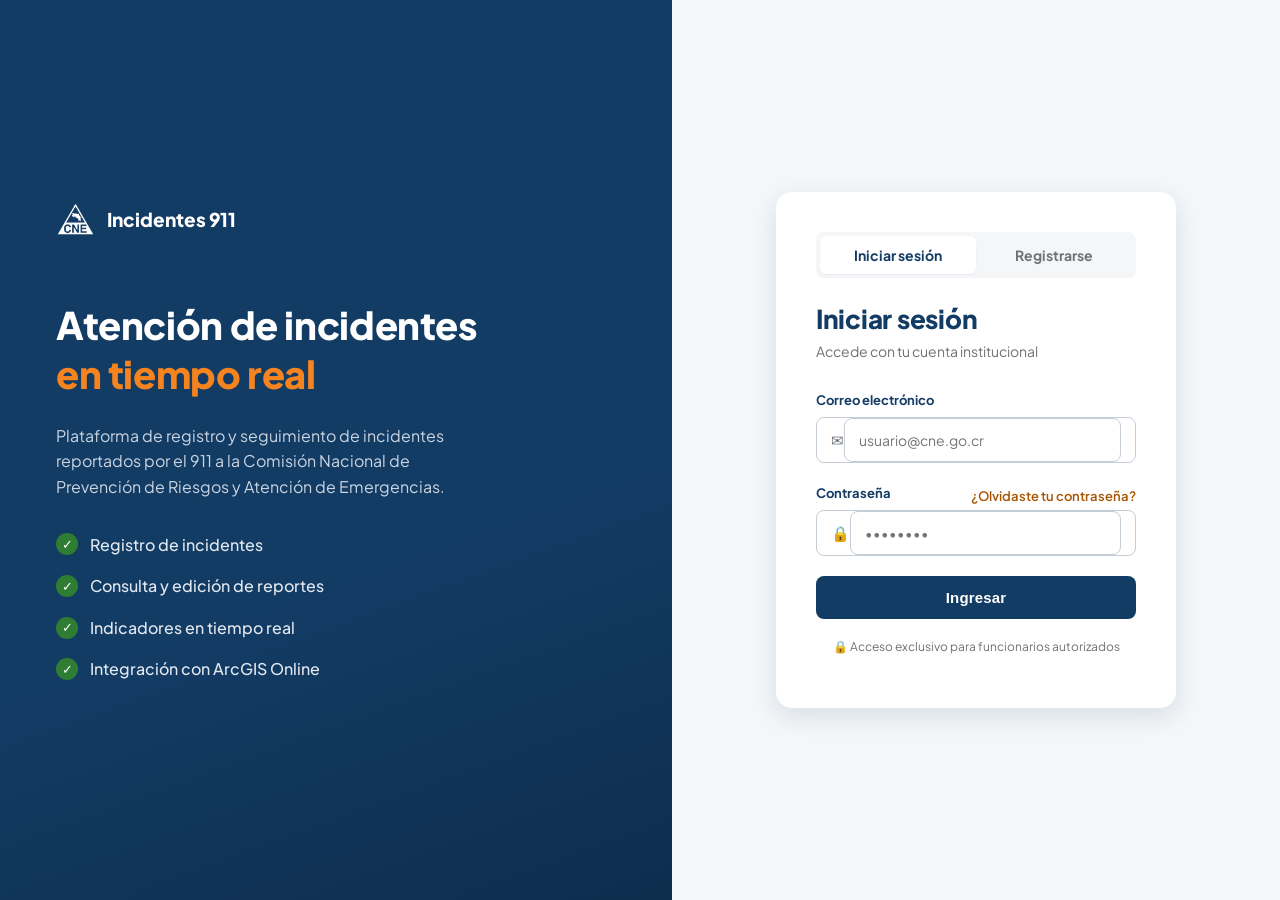
<file: index.html>
<!doctype html>
<html lang="es">
<head>
<meta charset="UTF-8">
<title>Incidentes 911 · CNE</title>
<meta name="viewport" content="width=device-width, initial-scale=1">
<link rel="preconnect" href="https://fonts.googleapis.com">
<link rel="preconnect" href="https://fonts.gstatic.com" crossorigin>
<link href="https://fonts.googleapis.com/css2?family=Plus+Jakarta+Sans:wght@400;500;700;800&display=swap" rel="stylesheet">
<link rel="stylesheet" href="css/styles.css">
</head>
<body>

<div class="login-wrap">
  <div class="login-side">
    <div class="brand-row">
      <img src="Logo%20vaciado.png" alt="CNE">
      <span class="brand-text">Incidentes 911</span>
    </div>
    <h1 class="headline">Atención de incidentes<br><em>en tiempo real</em></h1>
    <p class="lead">Plataforma de registro y seguimiento de incidentes reportados por el 911 a la Comisión Nacional de Prevención de Riesgos y Atención de Emergencias.</p>
    <ul class="feature-list">
      <li><span class="check">✓</span> Registro de incidentes</li>
      <li><span class="check">✓</span> Consulta y edición de reportes</li>
      <li><span class="check">✓</span> Indicadores en tiempo real</li>
      <li><span class="check">✓</span> Integración con ArcGIS Online</li>
    </ul>
  </div>

  <div class="login-form-side">
    <div class="login-card">
      <div class="auth-tabs">
        <button type="button" class="auth-tab active" id="tabLogin">Iniciar sesión</button>
        <button type="button" class="auth-tab" id="tabRegister">Registrarse</button>
      </div>

      <!-- Iniciar sesión -->
      <div id="loginPanel">
        <h2>Iniciar sesión</h2>
        <p class="sub">Accede con tu cuenta institucional</p>
        <form id="loginForm">
          <div class="field">
            <label>Correo electrónico</label>
            <div class="input-icon">
              <span class="icon">✉</span>
              <input type="email" id="login_Correo" placeholder="usuario@cne.go.cr" required>
            </div>
          </div>
          <div class="field">
            <div class="field-row">
              <label>Contraseña</label>
              <a href="#">¿Olvidaste tu contraseña?</a>
            </div>
            <div class="input-icon">
              <span class="icon">🔒</span>
              <input type="password" id="login_Password" placeholder="••••••••" required>
            </div>
          </div>
          <button type="submit" class="btn-primary" id="loginSubmit">Ingresar</button>
        </form>
        <p class="hint" id="loginMsg">🔒 Acceso exclusivo para funcionarios autorizados</p>
      </div>

      <!-- Registrarse -->
      <div id="registerPanel" style="display:none">
        <h2>Crear cuenta</h2>
        <p class="sub">Regístrate con tu CME asignado</p>
        <form id="registerForm">
          <div class="field">
            <label>Nombre completo</label>
            <input type="text" id="reg_Nombre" placeholder="Nombre y apellidos" required>
          </div>
          <div class="field">
            <label>Correo electrónico</label>
            <input type="email" id="reg_Correo" placeholder="usuario@cne.go.cr" required>
          </div>
          <div class="field">
            <label>Región</label>
            <select id="reg_Region" required></select>
          </div>
          <div class="field">
            <label>CME</label>
            <input type="text" id="reg_CME" readonly placeholder="Se completa según la región">
          </div>
          <div class="field">
            <label>Contraseña</label>
            <div class="input-icon">
              <span class="icon">🔒</span>
              <input type="password" id="reg_Password" placeholder="••••••••" required>
            </div>
          </div>
          <button type="submit" class="btn-primary">Registrarse</button>
        </form>
        <p class="hint" id="registerMsg"></p>
      </div>
    </div>
  </div>
</div>

<script src="js/config.js"></script>
<script src="js/login.js"></script>
<script src="js/register.js"></script>
</body>
</html>
</file>
<file: css/styles.css>
:root {
  --primary: #133C65;
  --primary-dark: #0D2D4D;
  --secondary: #F5831F;
  --secondary-dark: #D96A0A;
  --secondary-accessible: #A85400;
  --neutral: #707173;
  --soft-blue: #728196;
  --surface: #F4F6F8;
  --white: #FFFFFF;
  --error: #D32F2F;
  --success: #2E7D32;
  --border: #C5CDD6;

  --radius-sm: 8px;
  --radius-md: 12px;
  --radius-lg: 16px;
  --radius-xl: 24px;

  --shadow-sm: 0 1px 2px rgba(19, 60, 101, .06);
  --shadow-md: 0 4px 12px rgba(19, 60, 101, .10);
  --shadow-lg: 0 8px 24px rgba(19, 60, 101, .12);

  --font-brand: 'Plus Jakarta Sans', Arial, sans-serif;
}

* { box-sizing: border-box; }

body {
  margin: 0;
  font-family: var(--font-brand);
  color: #232a31;
  background: var(--surface);
  line-height: 1.6;
}

h1, h2, h3 { font-weight: 800; line-height: 1.3; letter-spacing: -0.01em; color: var(--primary); }
a { color: inherit; }

/* ---------- Login ---------- */
.login-wrap { display: flex; min-height: 100vh; }

.login-side {
  flex: 1;
  background: linear-gradient(160deg, var(--primary) 60%, var(--primary-dark));
  color: #fff;
  padding: 56px;
  display: flex;
  flex-direction: column;
  justify-content: center;
}

.brand-row { display: flex; align-items: center; gap: 12px; margin-bottom: 64px; }
.brand-row img { height: 34px; }
.brand-row .brand-text { font-size: 19px; font-weight: 800; }

.headline { font-size: 38px; margin: 0 0 8px; color: #fff; }
.headline em { color: var(--secondary); font-style: normal; }

.login-side p.lead { color: #cbd5e1; max-width: 420px; margin-bottom: 32px; font-weight: 400; }

.feature-list { list-style: none; padding: 0; margin: 0; }
.feature-list li { display: flex; align-items: center; gap: 12px; margin-bottom: 16px; color: #e2e8f0; font-weight: 500; }
.feature-list .check {
  width: 22px; height: 22px; border-radius: 50%;
  background: var(--success); color: #fff;
  display: flex; align-items: center; justify-content: center;
  font-size: 13px; flex-shrink: 0;
}

.login-form-side { flex: 1; display: flex; flex-direction: column; justify-content: center; align-items: center; padding: 24px; position: relative; }
.back-link { position: absolute; top: 32px; left: 32px; font-size: 14px; text-decoration: none; color: var(--neutral); font-weight: 500; }

.login-card { background: var(--white); border-radius: var(--radius-lg); box-shadow: var(--shadow-lg); padding: 40px; width: 100%; max-width: 400px; }

.auth-tabs { display: flex; background: var(--surface); border-radius: var(--radius-sm); padding: 4px; margin-bottom: 24px; }
.auth-tab {
  flex: 1; border: none; background: none; padding: 10px; border-radius: calc(var(--radius-sm) - 2px);
  font-family: inherit; font-weight: 700; font-size: 14px; cursor: pointer; color: var(--neutral);
}
.auth-tab.active { background: var(--white); color: var(--primary); box-shadow: var(--shadow-sm); }
.login-card h2 { margin: 0 0 4px; font-size: 26px; }
.login-card .sub { color: var(--neutral); margin: 0 0 28px; font-size: 14px; }

.field { margin-bottom: 20px; }
.field label { display: block; font-size: 13px; font-weight: 700; margin-bottom: 6px; color: var(--primary); }
.field-row { display: flex; justify-content: space-between; align-items: center; }
.field-row a { font-size: 13px; color: var(--secondary-accessible); text-decoration: none; font-weight: 600; }

.input-icon { display: flex; align-items: center; border: 1px solid var(--border); border-radius: var(--radius-sm); padding: 0 14px; background: #fff; }
.input-icon:focus-within { border: 2px solid var(--primary); box-shadow: 0 0 0 3px rgba(19,60,101,.15); }
.input-icon input { border: none; background: transparent; padding: 12px 8px; width: 100%; font-size: 14px; outline: none; font-family: inherit; }
.input-icon .icon { color: var(--neutral); font-size: 15px; }

.btn-primary {
  width: 100%; background: var(--primary); color: #fff; border: none;
  padding: 13px; border-radius: var(--radius-sm); font-size: 15px; font-weight: 700;
  cursor: pointer; letter-spacing: .01em; transition: background 150ms ease-in-out;
}
.btn-primary:hover { background: var(--primary-dark); }

.hint { text-align: center; color: var(--neutral); font-size: 12px; margin-top: 18px; }

/* ---------- Dashboard shell ---------- */
.app { display: flex; min-height: 100vh; }

.sidebar {
  width: 240px;
  background: var(--primary);
  color: #e2e8f0;
  display: flex;
  flex-direction: column;
  padding: 18px 14px;
  flex-shrink: 0;
  transition: width 180ms ease-in-out;
}
.sidebar.collapsed { width: 76px; }

.sidebar-top { display: flex; align-items: center; gap: 10px; padding: 6px 6px 22px; }
.sidebar-top .toggle-btn { display: inline-flex; background: none; border: none; color: #cbd5e1; cursor: pointer; padding: 4px; }
.sidebar-top img { height: 26px; flex-shrink: 0; }
.sidebar-top .brand-text { font-size: 16px; font-weight: 800; color: #fff; white-space: nowrap; }
.sidebar.collapsed .brand-text { display: none; }

.nav-label { font-size: 11px; letter-spacing: .06em; color: #93a3b8; margin: 6px 10px 8px; font-weight: 700; }
.sidebar.collapsed .nav-label { display: none; }

.nav-item {
  display: flex; align-items: center; gap: 10px;
  padding: 9px 10px; border-radius: var(--radius-md);
  color: #dbe3ee; text-decoration: none; font-size: 14px; font-weight: 500;
  margin-bottom: 4px; position: relative;
}
.nav-item .nav-icon {
  width: 28px; height: 28px; border-radius: 8px;
  background: rgba(255,255,255,.08);
  display: flex; align-items: center; justify-content: center;
  font-size: 14px; flex-shrink: 0;
}
.nav-item.active { background: rgba(255,255,255,.08); color: #fff; font-weight: 700; }
.nav-item.active .nav-icon { background: var(--secondary); color: #fff; }
.nav-item.active::after {
  content: ''; position: absolute; right: 12px; top: 50%; transform: translateY(-50%);
  width: 6px; height: 6px; border-radius: 50%; background: var(--secondary);
}
.sidebar.collapsed .nav-item { justify-content: center; }
.sidebar.collapsed .nav-text { display: none; }
.sidebar.collapsed .nav-item.active::after { display: none; }

.sidebar-footer { margin-top: auto; border-top: 1px solid rgba(255,255,255,.14); padding-top: 14px; }
.profile-row { display: flex; align-items: center; gap: 10px; padding: 0 6px 12px; }
.profile-row .avatar {
  width: 32px; height: 32px; border-radius: 50%; background: var(--secondary); color: #1a1a1a;
  display: flex; align-items: center; justify-content: center; font-weight: 800; font-size: 13px; flex-shrink: 0;
}
.profile-row .name { font-size: 13px; font-weight: 600; color: #fff; }
.profile-row .email { color: #9fb0c3; font-size: 11px; }
.sidebar.collapsed .profile-row .info { display: none; }
.sidebar.collapsed .profile-row { justify-content: center; }

.logout-row {
  width: 100%; display: flex; align-items: center; gap: 10px;
  background: none; border: none; color: #cbd5e1; cursor: pointer;
  font-size: 13px; font-weight: 600; padding: 9px 10px; border-radius: var(--radius-md);
  font-family: inherit;
}
.logout-row:hover { background: rgba(255,255,255,.08); color: #fff; }
.sidebar.collapsed .logout-row { justify-content: center; }
.sidebar.collapsed .logout-text { display: none; }

.main { flex: 1; padding: 32px 36px; overflow-x: auto; }

.main-header { display: flex; justify-content: space-between; align-items: flex-start; margin-bottom: 24px; }
.main-header h1 { margin: 0 0 4px; font-size: 26px; }
.main-header .sub { color: var(--neutral); margin: 0; font-size: 14px; }

.btn-add {
  background: var(--primary); color: #fff; border: none;
  padding: 12px 18px; border-radius: var(--radius-sm); font-size: 14px; font-weight: 700;
  cursor: pointer; white-space: nowrap; letter-spacing: .01em; transition: background 150ms ease-in-out;
}
.btn-add:hover { background: var(--primary-dark); }

.kpis { display: grid; grid-template-columns: repeat(4, 1fr); gap: 16px; margin-bottom: 20px; }
.kpi-card { background: var(--white); border: 1px solid var(--border); border-radius: var(--radius-lg); padding: 18px 20px; box-shadow: var(--shadow-sm); }
.kpi-card .value { font-size: 24px; font-weight: 800; color: var(--primary); }
.kpi-card .label { color: var(--neutral); font-size: 13px; margin-top: 2px; }

.toolbar { display: flex; flex-wrap: wrap; gap: 12px; margin-bottom: 16px; align-items: flex-end; }
.toolbar .field { margin-bottom: 0; min-width: 160px; }
.toolbar .field label { font-size: 12px; color: var(--neutral); font-weight: 700; margin-bottom: 4px; }
.toolbar input, .toolbar select {
  border: 1px solid var(--border); border-radius: var(--radius-sm);
  padding: 11px 14px; font-size: 14px; background: var(--white); font-family: inherit;
}
.toolbar input:focus, .toolbar select:focus { outline: none; border: 2px solid var(--primary); box-shadow: 0 0 0 3px rgba(19,60,101,.15); }
.toolbar .field.grow { flex: 1; }
.toolbar .field.grow input { width: 100%; }

.export-buttons { display: flex; gap: 10px; }
.btn-export {
  display: inline-flex; align-items: center; gap: 6px;
  padding: 11px 18px; border-radius: 999px; font-size: 13px; font-weight: 700;
  cursor: pointer; font-family: inherit; border: 1px solid transparent; white-space: nowrap;
}
.btn-export.excel { color: var(--success); background: #eefbf0; border-color: #bfe8c6; }
.btn-export.excel:hover { background: #dff5e3; }
.btn-export.pdf { color: var(--error); background: #fdeeee; border-color: #f3c6c6; }
.btn-export.pdf:hover { background: #fbdede; }

.table-card { background: var(--white); border: 1px solid var(--border); border-radius: var(--radius-lg); overflow: hidden; box-shadow: var(--shadow-sm); }
.table-scroll { overflow-x: auto; -webkit-overflow-scrolling: touch; }
table { width: 100%; border-collapse: collapse; min-width: 560px; }
thead th { text-align: left; font-size: 12px; letter-spacing: .04em; color: var(--neutral); padding: 14px 18px; border-bottom: 1px solid var(--border); font-weight: 700; }
tbody td { padding: 14px 18px; border-bottom: 1px solid var(--border); font-size: 14px; }
tbody tr:last-child td { border-bottom: none; }
tbody tr:hover { background: var(--surface); }

.badge { display: inline-block; padding: 3px 10px; border-radius: 999px; font-size: 12px; font-weight: 700; }
.badge.p1 { background: #fde3e3; color: var(--error); }
.badge.p2 { background: #fdecd8; color: var(--secondary-accessible); }
.badge.p3, .badge.p4 { background: #e1f0e1; color: var(--success); }

.icon-btn { display: inline-flex; align-items: center; justify-content: center; border: none; background: none; cursor: pointer; padding: 6px; border-radius: var(--radius-sm); color: var(--neutral); }
.icon-btn:hover { background: var(--surface); }
.icon-btn.danger:hover { color: var(--error); }

.empty-state { text-align: center; padding: 60px 20px; color: var(--neutral); }

/* ---------- Modal ---------- */
.modal-overlay { position: fixed; inset: 0; background: rgba(19, 60, 101, .45); display: none; align-items: center; justify-content: center; z-index: 50; padding: 24px; }
.modal-overlay.open { display: flex; }

.modal { background: var(--white); border-radius: var(--radius-lg); width: 100%; max-width: 720px; max-height: 90vh; overflow-y: auto; padding: 32px; box-shadow: var(--shadow-lg); }
.modal-header { display: flex; justify-content: space-between; align-items: flex-start; margin-bottom: 20px; }
.modal-header h2 { margin: 0 0 4px; font-size: 22px; }
.modal-header .sub { color: var(--neutral); font-size: 13px; margin: 0; }
.modal-header .close-btn { display: inline-flex; border: none; background: none; cursor: pointer; color: var(--neutral); padding: 4px; }

.section-title { font-size: 12px; font-weight: 800; letter-spacing: .05em; color: var(--primary); margin: 24px 0 12px; text-transform: uppercase; }
.section-title:first-of-type { margin-top: 0; }

.grid-2 { display: grid; grid-template-columns: 1fr 1fr; gap: 16px; }

.field label { display: block; font-size: 13px; font-weight: 700; margin-bottom: 6px; color: var(--primary); }
.field input, .field select, .field textarea {
  width: 100%; border: 1px solid var(--border); border-radius: var(--radius-sm);
  padding: 12px 14px; font-size: 14px; font-family: inherit; background: #fff; transition: border 120ms, box-shadow 120ms;
}
.field input:focus, .field select:focus, .field textarea:focus {
  outline: none; border: 2px solid var(--primary); box-shadow: 0 0 0 3px rgba(19,60,101,.15);
}
.field textarea { resize: vertical; min-height: 70px; }

#map { height: 220px; border-radius: var(--radius-md); margin-top: 6px; border: 1px solid var(--border); }

.attachments-list { display: flex; flex-wrap: wrap; gap: 10px; margin-bottom: 12px; }
.attachments-list:empty { display: none; }
.attachment-chip {
  display: flex; align-items: center; gap: 8px;
  border: 1px solid var(--border); border-radius: var(--radius-sm);
  padding: 6px 10px; font-size: 13px; background: var(--surface);
}
.attachment-chip a { color: var(--primary); font-weight: 600; text-decoration: none; }
.attachment-chip a:hover { text-decoration: underline; }
.attachment-chip button { border: none; background: none; color: var(--error); cursor: pointer; display: inline-flex; padding: 2px; }
.map-actions { margin-top: 8px; display: flex; gap: 8px; align-items: center; }
.btn-ghost { display: inline-flex; align-items: center; gap: 6px; background: #fff; border: 1px solid var(--border); border-radius: var(--radius-sm); padding: 8px 14px; font-size: 13px; cursor: pointer; font-family: inherit; font-weight: 600; color: var(--primary); }
.btn-ghost:hover { background: var(--surface); }

.modal-footer { display: flex; justify-content: flex-end; gap: 12px; margin-top: 28px; padding-top: 20px; border-top: 1px solid var(--border); }
.btn-secondary { background: #fff; border: 1px solid var(--border); padding: 11px 18px; border-radius: var(--radius-sm); cursor: pointer; font-size: 14px; font-family: inherit; font-weight: 600; color: var(--primary); }
.btn-secondary:hover { background: var(--surface); }
.btn-danger { background: var(--error); color: #fff; border: none; padding: 11px 18px; border-radius: var(--radius-sm); cursor: pointer; font-size: 14px; font-weight: 700; font-family: inherit; }
.btn-danger:hover { background: #a82626; }

/* Flatpickr — ajuste ligero a la identidad visual */
.flatpickr-calendar { border-radius: var(--radius-md); box-shadow: var(--shadow-lg); }
.flatpickr-day.selected, .flatpickr-day.selected:hover { background: var(--primary); border-color: var(--primary); }
.flatpickr-day:hover { background: var(--surface); }
.flatpickr-months .flatpickr-month, .flatpickr-current-month .flatpickr-monthDropdown-months { color: var(--primary); }
.flatpickr-time input:hover, .flatpickr-time .flatpickr-am-pm:hover { background: var(--surface); }

.mobile-topbar { display: none; align-items: center; gap: 10px; padding: 0 0 18px; }
.mobile-topbar .toggle-btn { background: none; border: none; color: var(--primary); cursor: pointer; display: inline-flex; padding: 4px; }
.mobile-topbar-title { font-weight: 800; color: var(--primary); font-size: 17px; }

.sidebar-backdrop {
  display: none; position: fixed; inset: 0; background: rgba(15, 23, 42, .45); z-index: 55;
}
.sidebar-backdrop.open { display: block; }

/* ---------- Responsive ---------- */
@media (max-width: 1080px) {
  .kpis { grid-template-columns: repeat(2, 1fr); }
}

@media (max-width: 900px) {
  .login-side { display: none; }
  .grid-2 { grid-template-columns: 1fr; }
  .modal { padding: 24px; max-width: 92vw; }
}

@media (max-width: 768px) {
  .app { position: relative; }
  .mobile-topbar { display: flex; }
  .sidebar {
    position: fixed; top: 0; left: 0; bottom: 0; z-index: 60;
    width: 240px; transform: translateX(-100%); transition: transform 200ms ease-in-out;
    box-shadow: var(--shadow-lg);
  }
  .sidebar.mobile-open { transform: translateX(0); }
  .sidebar.collapsed { width: 240px; } /* en móvil el drawer siempre va expandido */
  .sidebar.collapsed .brand-text,
  .sidebar.collapsed .nav-label,
  .sidebar.collapsed .nav-text,
  .sidebar.collapsed .profile-row .info,
  .sidebar.collapsed .logout-text { display: initial; }
  .sidebar.collapsed .nav-item, .sidebar.collapsed .logout-row, .sidebar.collapsed .profile-row { justify-content: flex-start; }
  .sidebar.collapsed .nav-item.active::after { display: block; }

  .main { padding: 20px 16px; }
  .main-header { flex-direction: column; gap: 14px; align-items: stretch; }
  .btn-add { width: 100%; }
}

@media (max-width: 640px) {
  .kpis { grid-template-columns: repeat(2, 1fr); gap: 10px; }
  .kpi-card { padding: 14px; }
  .kpi-card .value { font-size: 20px; }

  .toolbar { flex-direction: column; align-items: stretch; }
  .toolbar .field { min-width: 0; width: 100%; }
  .export-buttons { width: 100%; }
  .btn-export { flex: 1; justify-content: center; }

  .login-form-side { padding: 16px; }
  .login-card { padding: 24px; }
  .headline { font-size: 30px; }

  .modal { padding: 18px; }
  .modal-footer { flex-direction: column-reverse; }
  .modal-footer button { width: 100%; }
}

@media (max-width: 420px) {
  .kpis { grid-template-columns: 1fr; }
}
</file>
